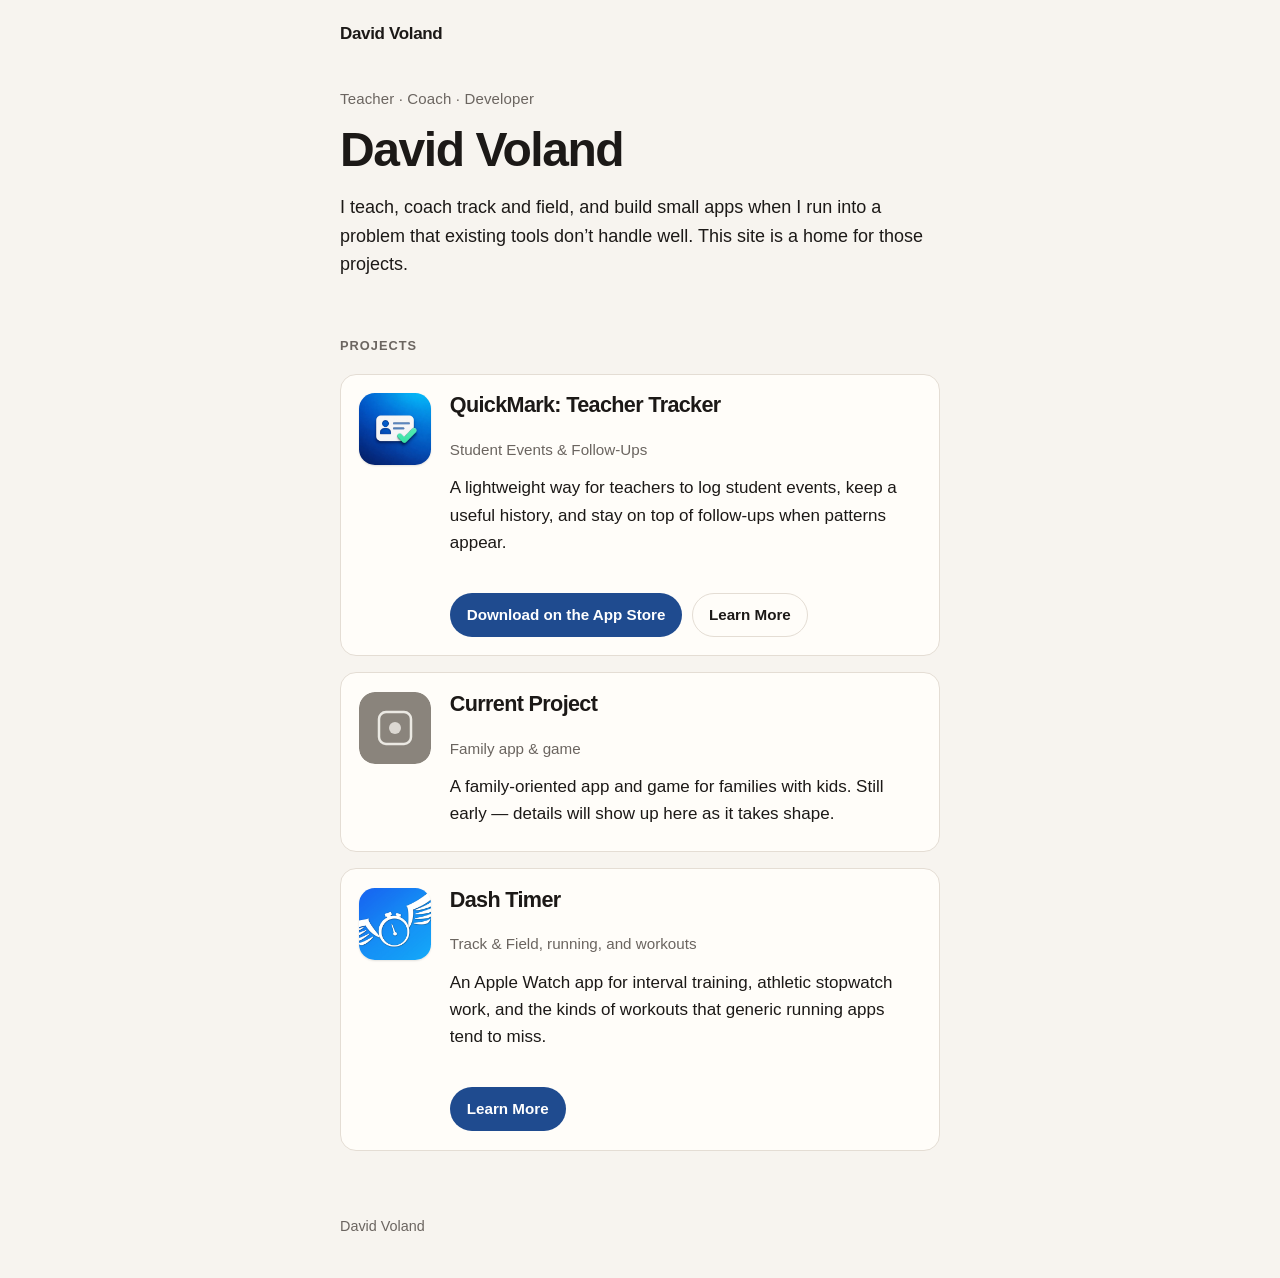
<file: index.html>
<!DOCTYPE html>
<html lang="en">
<head>
  <meta charset="utf-8">
  <meta name="viewport" content="width=device-width, initial-scale=1">
  <title>David Voland — Teacher, Coach &amp; Developer</title>
  <meta name="description" content="David Voland is a teacher, track and field coach, and independent developer. This is a home for simple apps inspired by teaching, coaching, fitness, and everyday life.">
  <link rel="canonical" href="https://davidvoland.com/">
  <meta property="og:type" content="website">
  <meta property="og:site_name" content="David Voland">
  <meta property="og:title" content="David Voland — Teacher, Coach &amp; Developer">
  <meta property="og:description" content="Simple tools inspired by problems and ideas from teaching, coaching, fitness, and everyday life.">
  <meta property="og:url" content="https://davidvoland.com/">
  <meta property="og:image" content="https://davidvoland.com/assets/og-default.png">
  <meta name="twitter:card" content="summary_large_image">
  <meta name="twitter:title" content="David Voland — Teacher, Coach &amp; Developer">
  <meta name="twitter:description" content="Simple tools inspired by problems and ideas from teaching, coaching, fitness, and everyday life.">
  <meta name="twitter:image" content="https://davidvoland.com/assets/og-default.png">
  <link rel="icon" href="assets/favicon.svg" type="image/svg+xml">
  <link rel="icon" href="assets/favicon-32.png" sizes="32x32" type="image/png">
  <link rel="apple-touch-icon" href="assets/apple-touch-icon.png">
  <link rel="stylesheet" href="css/styles.css">
</head>
<body>
  <a class="skip-link" href="#main">Skip to content</a>
  <header class="site-header">
    <div class="wrap">
      <a class="wordmark" href="./">David Voland</a>
    </div>
  </header>

  <main id="main">
    <div class="wrap">
      <section class="hero">
        <p class="kicker">Teacher · Coach · Developer</p>
        <h1>David Voland</h1>
        <p class="lede">I teach, coach track and field, and build small apps when I run into a problem that existing tools don’t handle well. This site is a home for those projects.</p>
      </section>

      <section aria-labelledby="projects-heading">
        <h2 class="section-title" id="projects-heading">Projects</h2>
        <div class="projects">
          <article class="card">
            <img class="app-icon" src="assets/quickmark-icon.png" width="72" height="72" alt="QuickMark app icon">
            <h2>QuickMark: Teacher Tracker</h2>
            <p class="card-kicker">Student Events &amp; Follow-Ups</p>
            <p class="card-copy">A lightweight way for teachers to log student events, keep a useful history, and stay on top of follow-ups when patterns appear.</p>
            <p class="card-actions">
              <a class="button" href="https://apps.apple.com/us/app/quickmark-teacher-tracker/id6805566572" rel="noopener noreferrer">Download on the App Store</a>
              <a class="button button-secondary" href="quickmark/">Learn More</a>
            </p>
          </article>

          <article class="card">
            <img class="app-icon" src="assets/app-placeholder.svg" width="72" height="72" alt="">
            <h2>Current Project</h2>
            <p class="card-kicker">Family app &amp; game</p>
            <p class="card-copy">A family-oriented app and game for families with kids. Still early — details will show up here as it takes shape.</p>
          </article>

          <article class="card">
            <img class="app-icon" src="assets/dashtimer-icon.png" width="72" height="72" alt="Dash Timer app icon">
            <h2>Dash Timer</h2>
            <p class="card-kicker">Track &amp; Field, running, and workouts</p>
            <p class="card-copy">An Apple Watch app for interval training, athletic stopwatch work, and the kinds of workouts that generic running apps tend to miss.</p>
            <p class="card-actions">
              <a class="button" href="dashtimer/">Learn More</a>
            </p>
          </article>
        </div>
      </section>
    </div>
  </main>

  <footer class="site-footer">
    <div class="wrap">
      <nav class="footer-nav" aria-label="Footer">
        <a href="./">David Voland</a>
      </nav>
    </div>
  </footer>
</body>
</html>
</file>
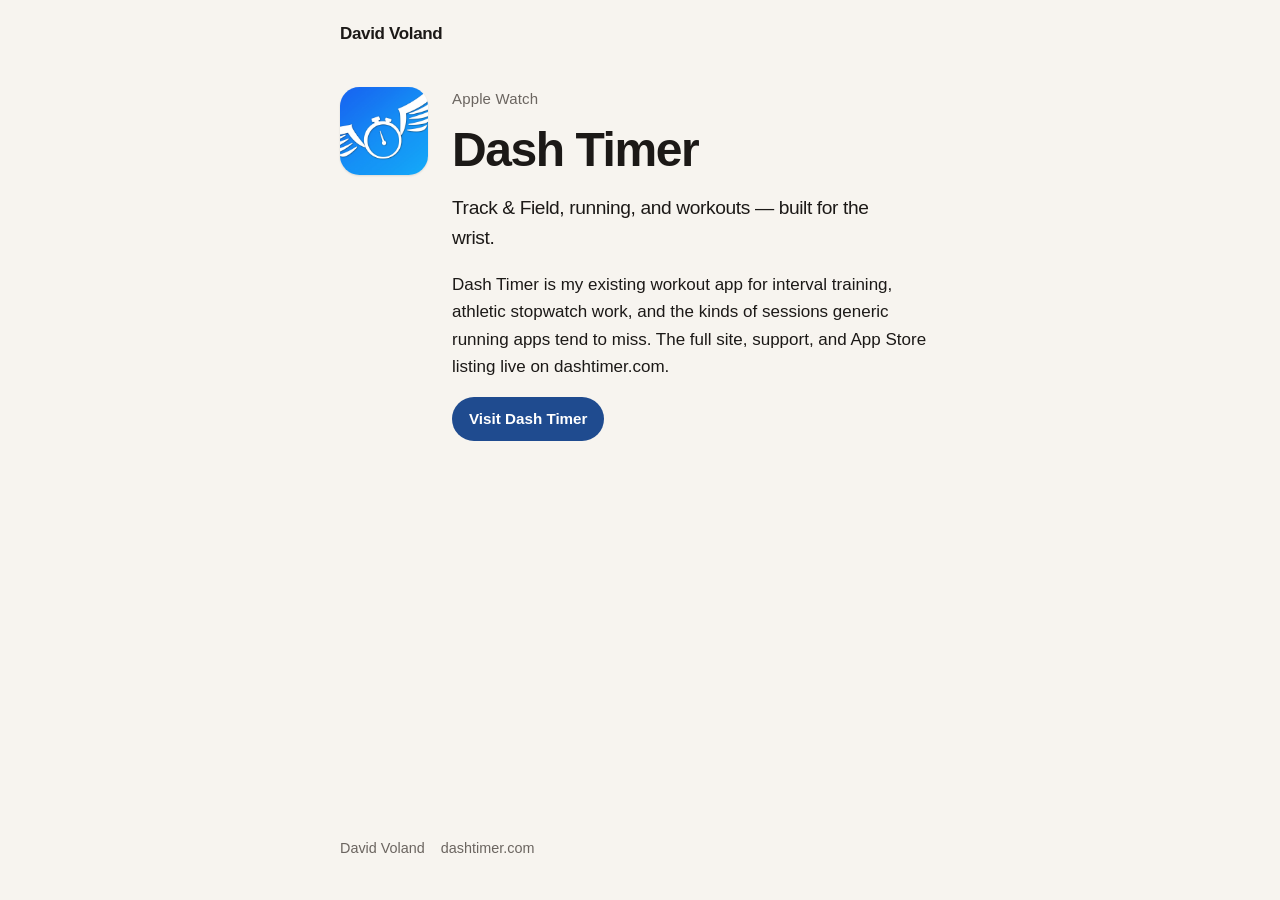
<file: dashtimer/index.html>
<!DOCTYPE html>
<html lang="en">
<head>
  <meta charset="utf-8">
  <meta name="viewport" content="width=device-width, initial-scale=1">
  <title>Dash Timer — Track &amp; Field, Running, and Workouts</title>
  <meta name="description" content="Dash Timer is a Track &amp; Field-focused Apple Watch workout app. Visit the Dash Timer site for features, support, and downloads.">
  <link rel="canonical" href="https://davidvoland.com/dashtimer/">
  <meta property="og:type" content="website">
  <meta property="og:site_name" content="David Voland">
  <meta property="og:title" content="Dash Timer — Track &amp; Field, Running, and Workouts">
  <meta property="og:description" content="A Track &amp; Field-focused Apple Watch workout app. Visit dashtimer.com for the full site.">
  <meta property="og:url" content="https://davidvoland.com/dashtimer/">
  <meta property="og:image" content="https://davidvoland.com/assets/og-dashtimer.png">
  <meta name="twitter:card" content="summary_large_image">
  <meta name="twitter:title" content="Dash Timer — Track &amp; Field, Running, and Workouts">
  <meta name="twitter:description" content="A Track &amp; Field-focused Apple Watch workout app. Visit dashtimer.com for the full site.">
  <meta name="twitter:image" content="https://davidvoland.com/assets/og-dashtimer.png">
  <link rel="icon" href="../assets/favicon.svg" type="image/svg+xml">
  <link rel="icon" href="../assets/favicon-32.png" sizes="32x32" type="image/png">
  <link rel="apple-touch-icon" href="../assets/apple-touch-icon.png">
  <link rel="stylesheet" href="../css/styles.css">
</head>
<body>
  <a class="skip-link" href="#main">Skip to content</a>
  <header class="site-header">
    <div class="wrap">
      <a class="wordmark" href="../">David Voland</a>
    </div>
  </header>

  <main id="main">
    <div class="wrap">
      <section class="product-hero">
        <img class="app-icon" src="../assets/dashtimer-icon.png" width="88" height="88" alt="Dash Timer app icon">
        <div class="product-hero-text">
          <p class="kicker">Apple Watch</p>
          <h1>Dash Timer</h1>
          <p class="tagline">Track &amp; Field, running, and workouts — built for the wrist.</p>
          <p>Dash Timer is my existing workout app for interval training, athletic stopwatch work, and the kinds of sessions generic running apps tend to miss. The full site, support, and App Store listing live on dashtimer.com.</p>
          <p>
            <a class="button" href="https://www.dashtimer.com" rel="noopener noreferrer">Visit Dash Timer<span class="sr-only"> (opens dashtimer.com)</span></a>
          </p>
        </div>
      </section>
    </div>
  </main>

  <footer class="site-footer">
    <div class="wrap">
      <nav class="footer-nav" aria-label="Footer">
        <a href="../">David Voland</a>
        <a href="https://www.dashtimer.com" rel="noopener noreferrer">dashtimer.com</a>
      </nav>
    </div>
  </footer>
</body>
</html>
</file>
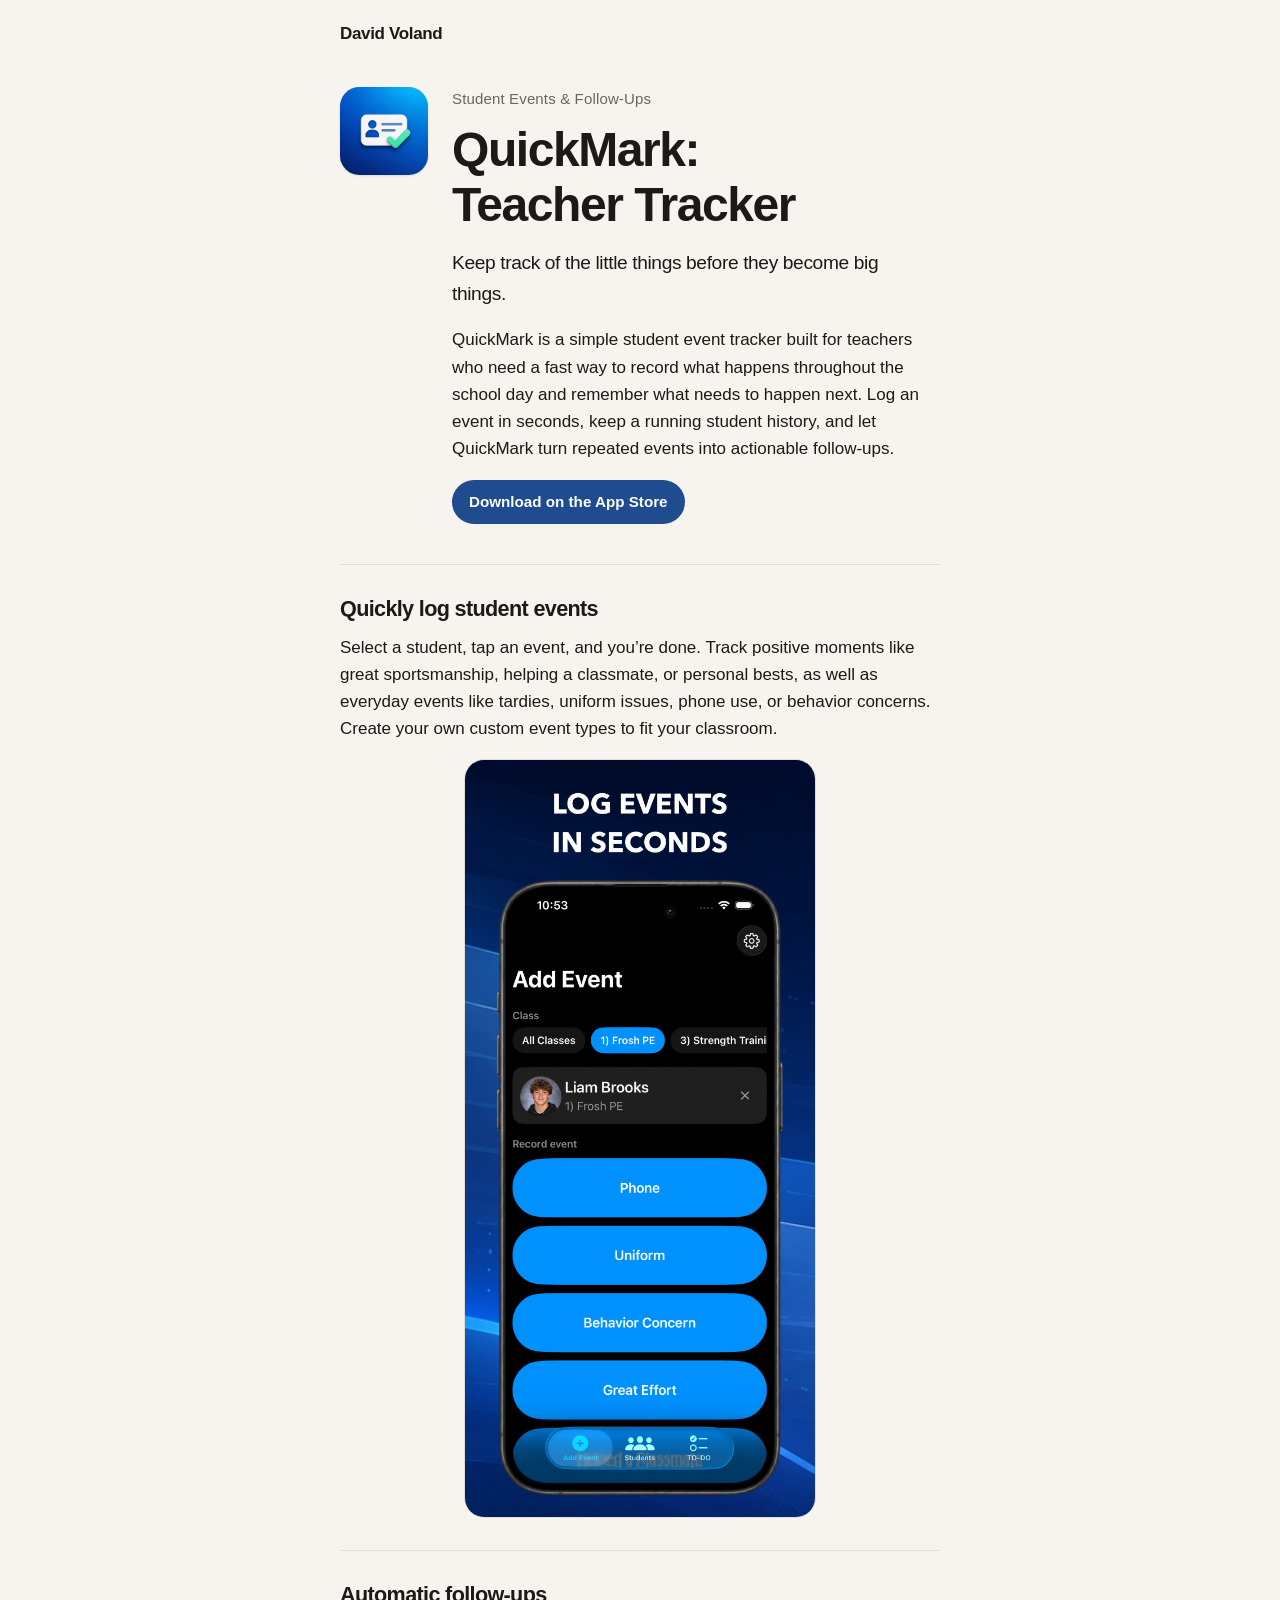
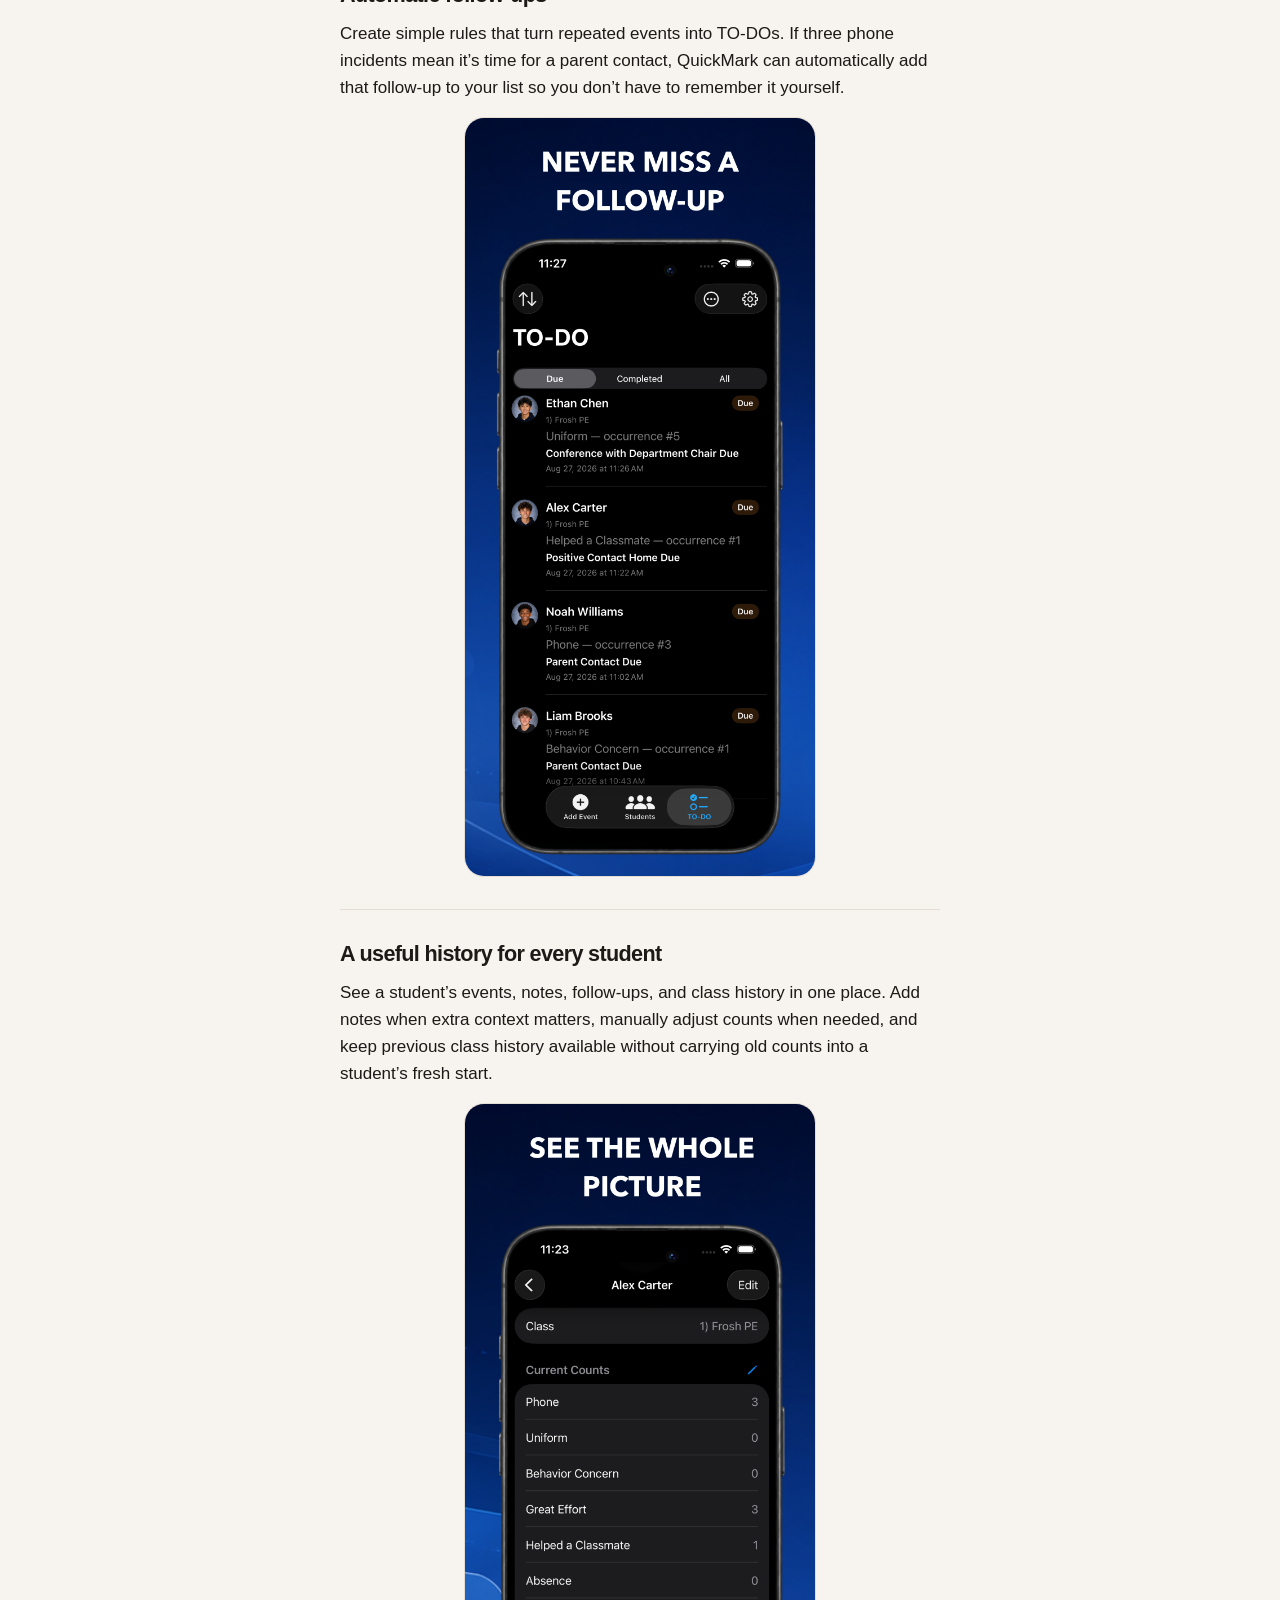
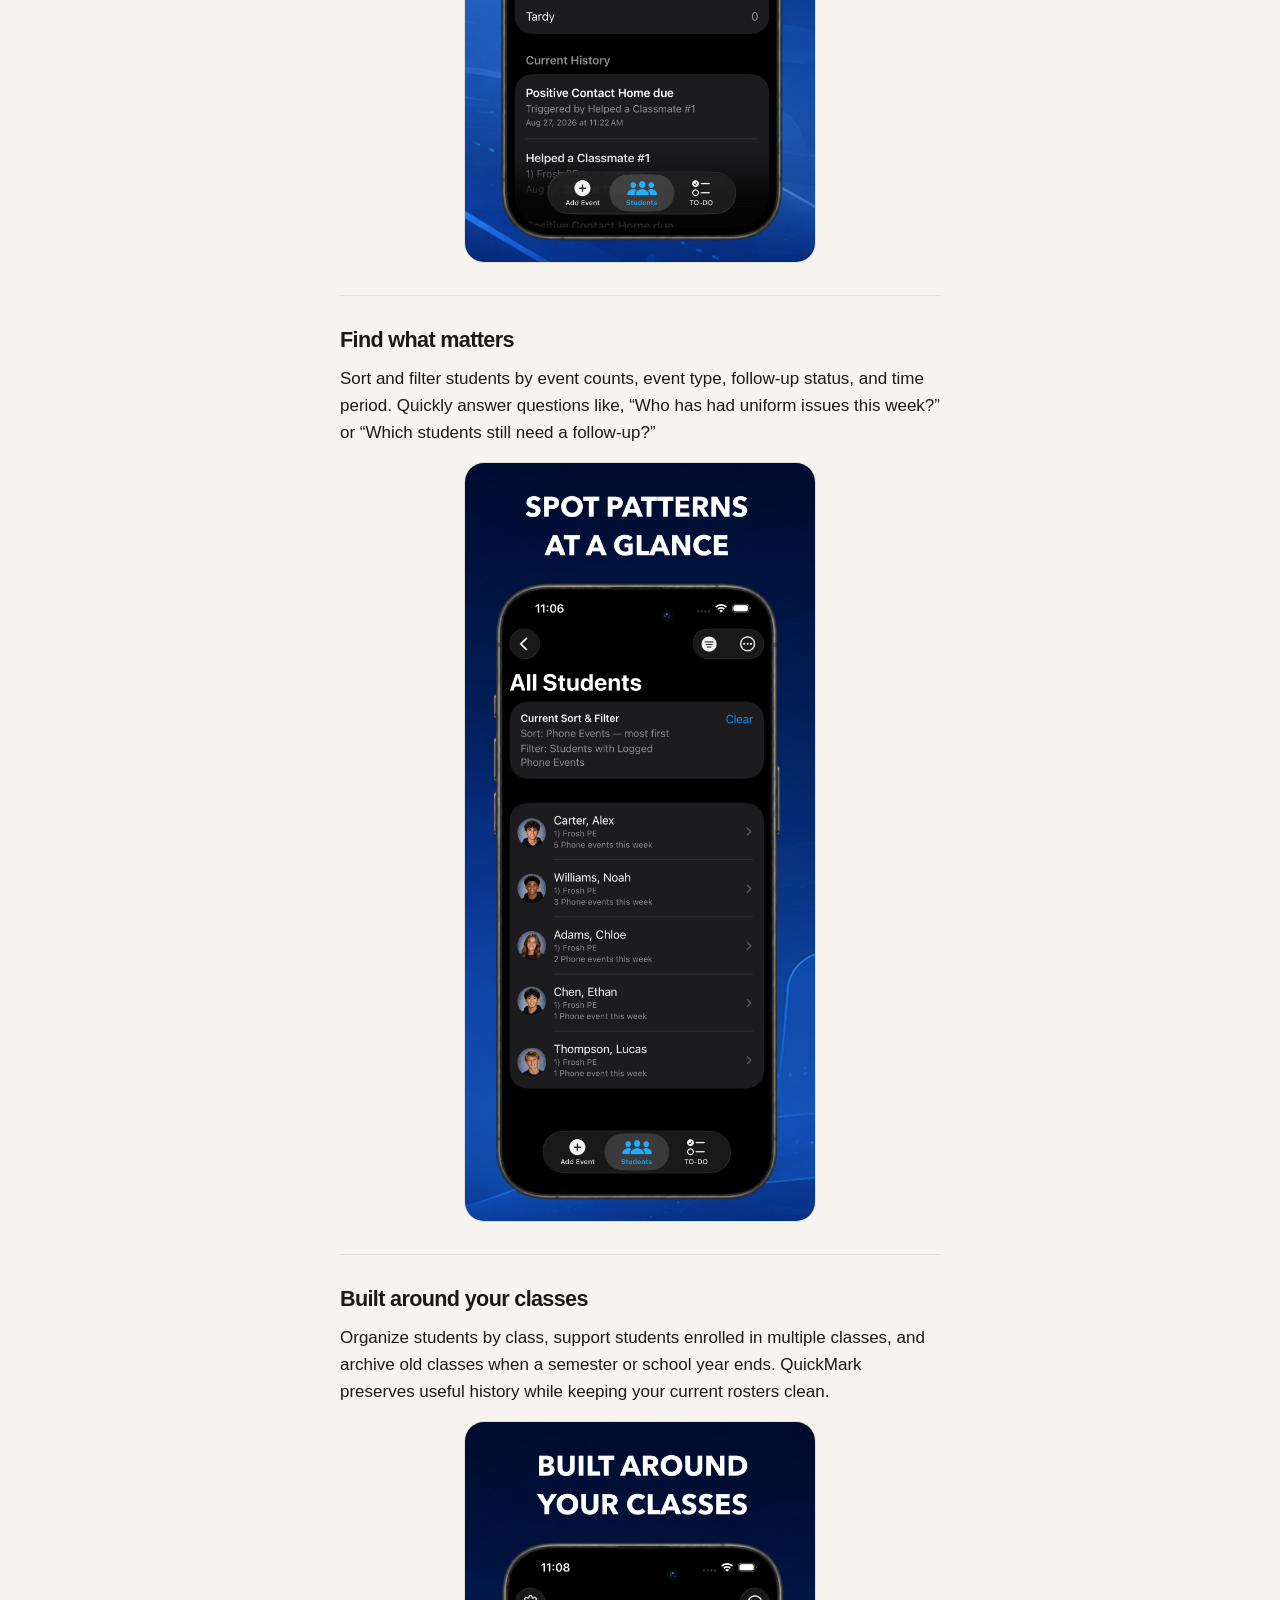
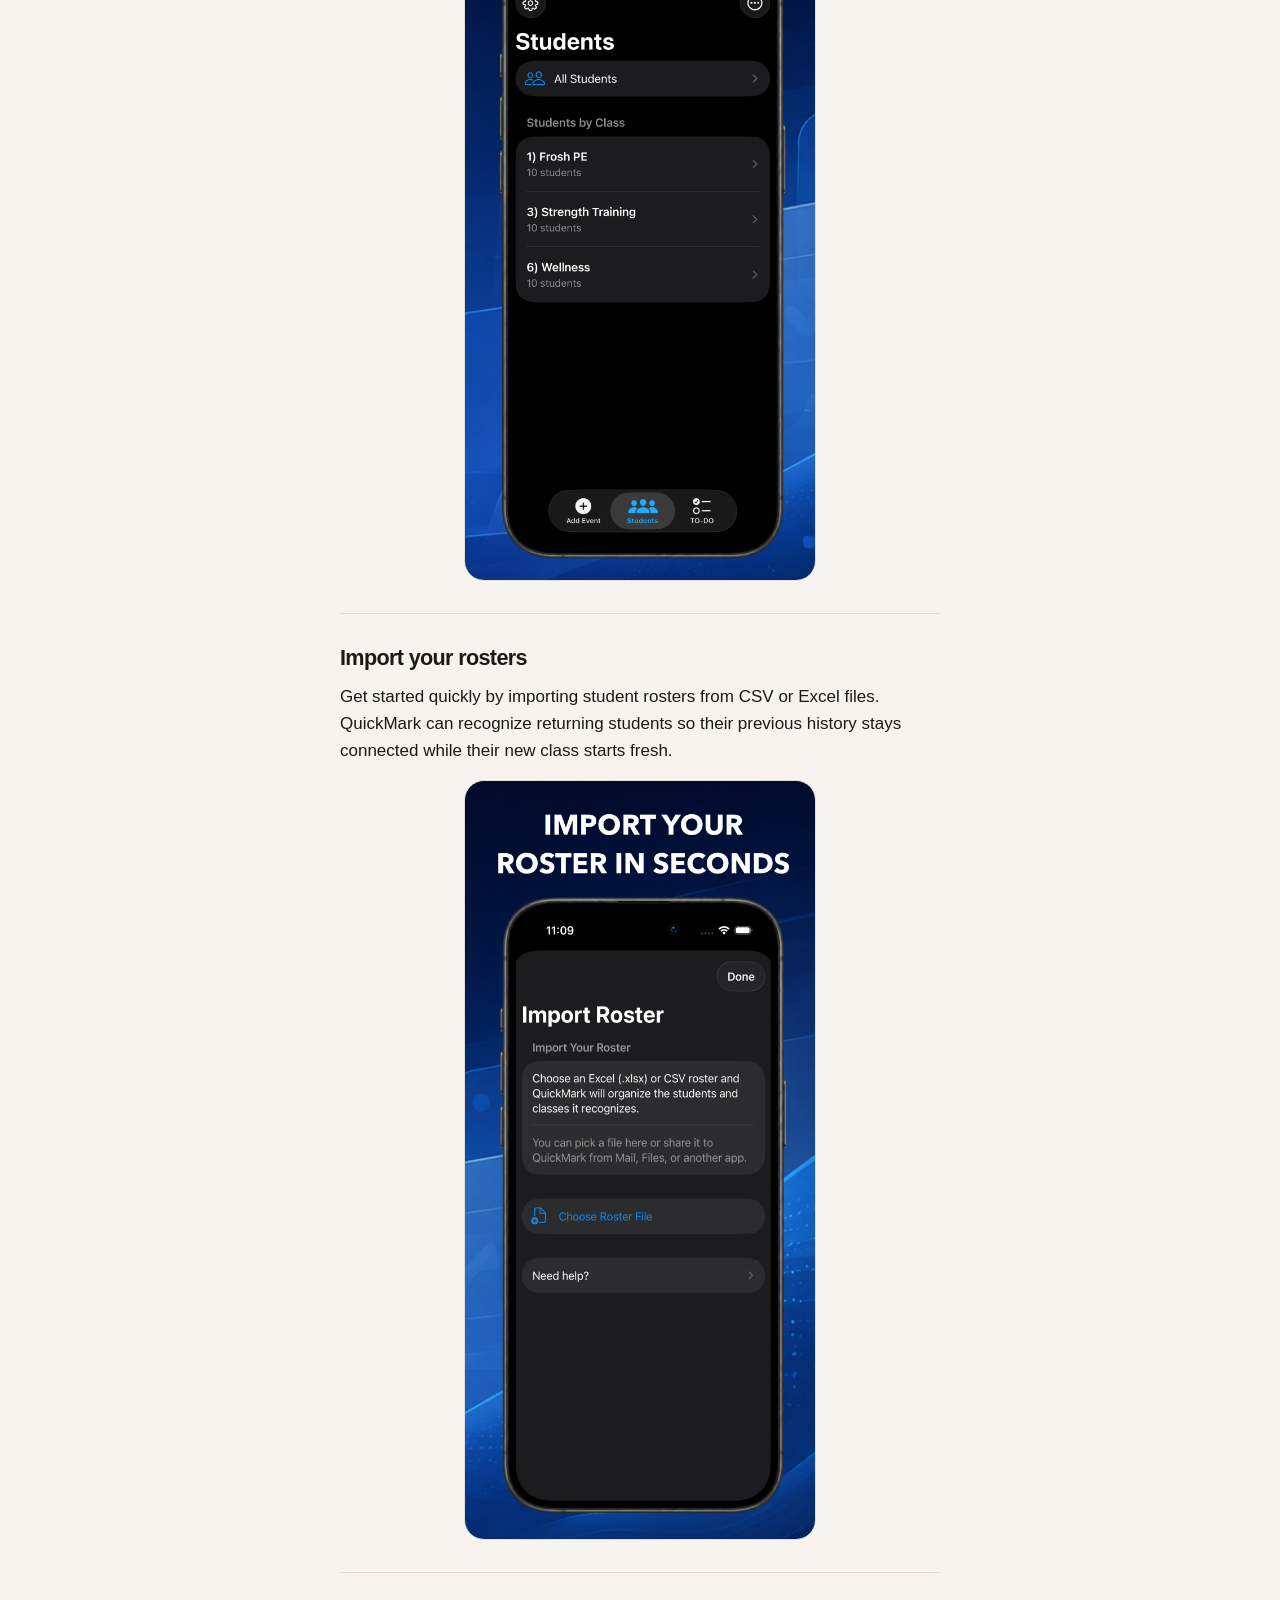
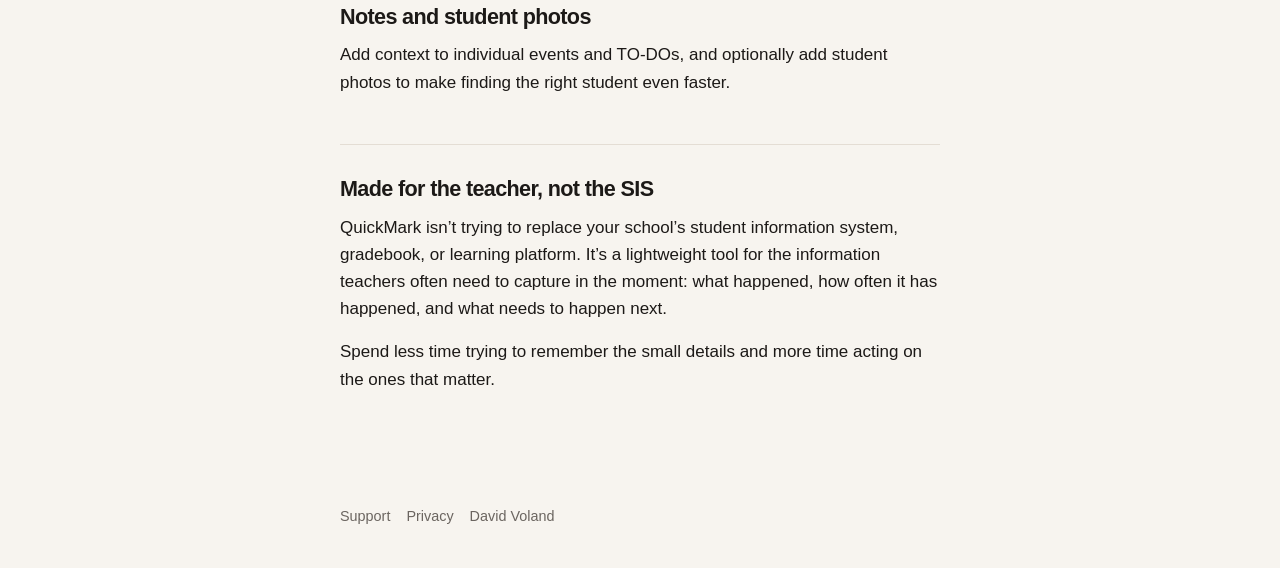
<file: quickmark/index.html>
<!DOCTYPE html>
<html lang="en">
<head>
  <meta charset="utf-8">
  <meta name="viewport" content="width=device-width, initial-scale=1">
  <title>QuickMark: Teacher Tracker — Student Events &amp; Follow-Ups</title>
  <meta name="description" content="QuickMark helps teachers quickly log student events, notice patterns, and stay on top of important follow-ups. Keep track of the little things before they become big things.">
  <link rel="canonical" href="https://davidvoland.com/quickmark/">
  <meta property="og:type" content="website">
  <meta property="og:site_name" content="David Voland">
  <meta property="og:title" content="QuickMark: Teacher Tracker — Student Events &amp; Follow-Ups">
  <meta property="og:description" content="A lightweight teacher utility for recording what happens during the day and remembering what needs to happen next.">
  <meta property="og:url" content="https://davidvoland.com/quickmark/">
  <meta property="og:image" content="https://davidvoland.com/assets/og-quickmark.png">
  <meta name="twitter:card" content="summary_large_image">
  <meta name="twitter:title" content="QuickMark: Teacher Tracker — Student Events &amp; Follow-Ups">
  <meta name="twitter:description" content="A lightweight teacher utility for recording what happens during the day and remembering what needs to happen next.">
  <meta name="twitter:image" content="https://davidvoland.com/assets/og-quickmark.png">
  <link rel="icon" href="../assets/favicon.svg" type="image/svg+xml">
  <link rel="icon" href="../assets/favicon-32.png" sizes="32x32" type="image/png">
  <link rel="apple-touch-icon" href="../assets/apple-touch-icon.png">
  <link rel="stylesheet" href="../css/styles.css">
</head>
<body>
  <a class="skip-link" href="#main">Skip to content</a>
  <header class="site-header">
    <div class="wrap">
      <a class="wordmark" href="../">David Voland</a>
    </div>
  </header>

  <main id="main">
    <div class="wrap">
      <section class="product-hero">
        <img class="app-icon" src="../assets/quickmark-icon.png" width="88" height="88" alt="QuickMark app icon">
        <div class="product-hero-text">
          <p class="kicker">Student Events &amp; Follow-Ups</p>
          <h1>QuickMark: Teacher Tracker</h1>
          <p class="tagline">Keep track of the little things before they become big things.</p>
          <p>QuickMark is a simple student event tracker built for teachers who need a fast way to record what happens throughout the school day and remember what needs to happen next. Log an event in seconds, keep a running student history, and let QuickMark turn repeated events into actionable follow-ups.</p>
          <p class="product-actions">
            <a class="button" href="https://apps.apple.com/us/app/quickmark-teacher-tracker/id6805566572" rel="noopener noreferrer">Download on the App Store</a>
          </p>
        </div>
      </section>

      <section class="feature-shot">
        <h2>Quickly log student events</h2>
        <p>Select a student, tap an event, and you’re done. Track positive moments like great sportsmanship, helping a classmate, or personal bests, as well as everyday events like tardies, uniform issues, phone use, or behavior concerns. Create your own custom event types to fit your classroom.</p>
        <img src="assets/log-events.png" width="390" height="844" alt="QuickMark Add Event screen with one-tap buttons for Phone, Uniform, Behavior Concern, and Great Effort">
      </section>

      <section class="feature-shot">
        <h2>Automatic follow-ups</h2>
        <p>Create simple rules that turn repeated events into TO-DOs. If three phone incidents mean it’s time for a parent contact, QuickMark can automatically add that follow-up to your list so you don’t have to remember it yourself.</p>
        <img src="assets/follow-up.png" width="390" height="844" alt="QuickMark TO-DO list with due follow-ups such as parent contact and positive contact home">
      </section>

      <section class="feature-shot">
        <h2>A useful history for every student</h2>
        <p>See a student’s events, notes, follow-ups, and class history in one place. Add notes when extra context matters, manually adjust counts when needed, and keep previous class history available without carrying old counts into a student’s fresh start.</p>
        <img src="assets/whole-picture.png" width="390" height="844" alt="Student profile in QuickMark showing event counts and a running history">
      </section>

      <section class="feature-shot">
        <h2>Find what matters</h2>
        <p>Sort and filter students by event counts, event type, follow-up status, and time period. Quickly answer questions like, “Who has had uniform issues this week?” or “Which students still need a follow-up?”</p>
        <img src="assets/spot-patterns.png" width="390" height="844" alt="All Students list in QuickMark sorted by phone events this week">
      </section>

      <section class="feature-shot">
        <h2>Built around your classes</h2>
        <p>Organize students by class, support students enrolled in multiple classes, and archive old classes when a semester or school year ends. QuickMark preserves useful history while keeping your current rosters clean.</p>
        <img src="assets/classes.png" width="390" height="844" alt="QuickMark Students screen organized by class">
      </section>

      <section class="feature-shot">
        <h2>Import your rosters</h2>
        <p>Get started quickly by importing student rosters from CSV or Excel files. QuickMark can recognize returning students so their previous history stays connected while their new class starts fresh.</p>
        <img src="assets/import-roster.png" width="390" height="844" alt="QuickMark Import Roster screen for choosing a CSV or Excel file">
      </section>

      <section class="feature-shot">
        <h2>Notes and student photos</h2>
        <p>Add context to individual events and TO-DOs, and optionally add student photos to make finding the right student even faster.</p>
      </section>

      <section class="feature-shot">
        <h2>Made for the teacher, not the SIS</h2>
        <p>QuickMark isn’t trying to replace your school’s student information system, gradebook, or learning platform. It’s a lightweight tool for the information teachers often need to capture in the moment: what happened, how often it has happened, and what needs to happen next.</p>
        <p>Spend less time trying to remember the small details and more time acting on the ones that matter.</p>
      </section>
    </div>
  </main>

  <footer class="site-footer">
    <div class="wrap">
      <nav class="footer-nav" aria-label="Footer">
        <a href="support">Support</a>
        <a href="privacy">Privacy</a>
        <a href="../">David Voland</a>
      </nav>
    </div>
  </footer>
</body>
</html>
</file>
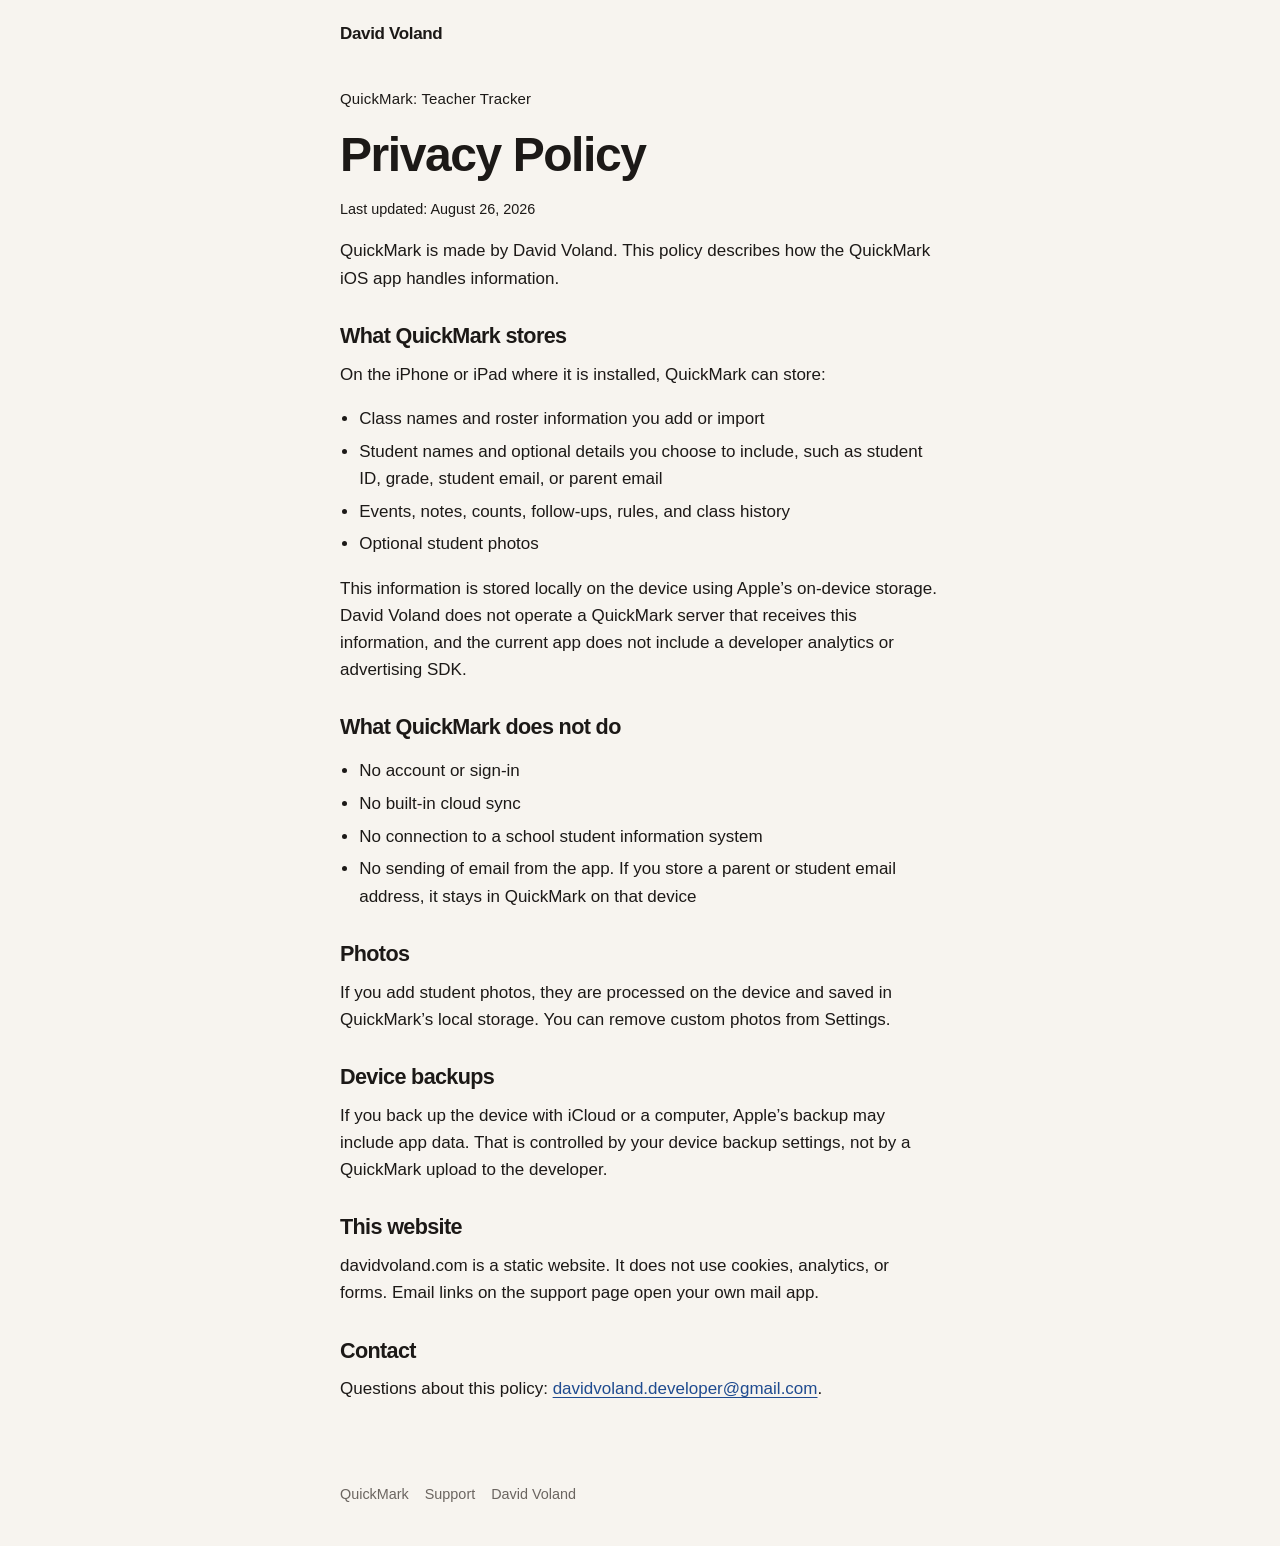
<file: quickmark/privacy.html>
<!DOCTYPE html>
<html lang="en">
<head>
  <meta charset="utf-8">
  <meta name="viewport" content="width=device-width, initial-scale=1">
  <title>QuickMark Privacy Policy — Teacher Tracker</title>
  <meta name="description" content="Privacy policy for QuickMark: Teacher Tracker. QuickMark stores information on your device and does not transmit student data to a QuickMark server.">
  <link rel="canonical" href="https://davidvoland.com/quickmark/privacy">
  <meta property="og:type" content="website">
  <meta property="og:site_name" content="David Voland">
  <meta property="og:title" content="QuickMark Privacy Policy — Teacher Tracker">
  <meta property="og:description" content="Privacy policy for QuickMark: Teacher Tracker.">
  <meta property="og:url" content="https://davidvoland.com/quickmark/privacy">
  <meta property="og:image" content="https://davidvoland.com/assets/og-quickmark.png">
  <meta name="twitter:card" content="summary_large_image">
  <meta name="twitter:title" content="QuickMark Privacy Policy — Teacher Tracker">
  <meta name="twitter:description" content="Privacy policy for QuickMark: Teacher Tracker.">
  <meta name="twitter:image" content="https://davidvoland.com/assets/og-quickmark.png">
  <link rel="icon" href="../assets/favicon.svg" type="image/svg+xml">
  <link rel="icon" href="../assets/favicon-32.png" sizes="32x32" type="image/png">
  <link rel="apple-touch-icon" href="../assets/apple-touch-icon.png">
  <link rel="stylesheet" href="../css/styles.css">
</head>
<body>
  <a class="skip-link" href="#main">Skip to content</a>
  <header class="site-header">
    <div class="wrap">
      <a class="wordmark" href="../">David Voland</a>
    </div>
  </header>

  <main id="main">
    <div class="wrap prose">
      <p class="kicker">QuickMark: Teacher Tracker</p>
      <h1>Privacy Policy</h1>
      <p class="updated">Last updated: August 26, 2026</p>

      <p>QuickMark is made by David Voland. This policy describes how the QuickMark iOS app handles information.</p>

      <h2>What QuickMark stores</h2>
      <p>On the iPhone or iPad where it is installed, QuickMark can store:</p>
      <ul>
        <li>Class names and roster information you add or import</li>
        <li>Student names and optional details you choose to include, such as student ID, grade, student email, or parent email</li>
        <li>Events, notes, counts, follow-ups, rules, and class history</li>
        <li>Optional student photos</li>
      </ul>
      <p>This information is stored locally on the device using Apple’s on-device storage. David Voland does not operate a QuickMark server that receives this information, and the current app does not include a developer analytics or advertising SDK.</p>

      <h2>What QuickMark does not do</h2>
      <ul>
        <li>No account or sign-in</li>
        <li>No built-in cloud sync</li>
        <li>No connection to a school student information system</li>
        <li>No sending of email from the app. If you store a parent or student email address, it stays in QuickMark on that device</li>
      </ul>

      <h2>Photos</h2>
      <p>If you add student photos, they are processed on the device and saved in QuickMark’s local storage. You can remove custom photos from Settings.</p>

      <h2>Device backups</h2>
      <p>If you back up the device with iCloud or a computer, Apple’s backup may include app data. That is controlled by your device backup settings, not by a QuickMark upload to the developer.</p>

      <h2>This website</h2>
      <p>davidvoland.com is a static website. It does not use cookies, analytics, or forms. Email links on the support page open your own mail app.</p>

      <h2>Contact</h2>
      <p>Questions about this policy: <a href="mailto:davidvoland.developer@gmail.com?subject=QuickMark%20privacy">davidvoland.developer@gmail.com</a>.</p>
    </div>
  </main>

  <footer class="site-footer">
    <div class="wrap">
      <nav class="footer-nav" aria-label="Footer">
        <a href="./">QuickMark</a>
        <a href="support">Support</a>
        <a href="../">David Voland</a>
      </nav>
    </div>
  </footer>
</body>
</html>
</file>
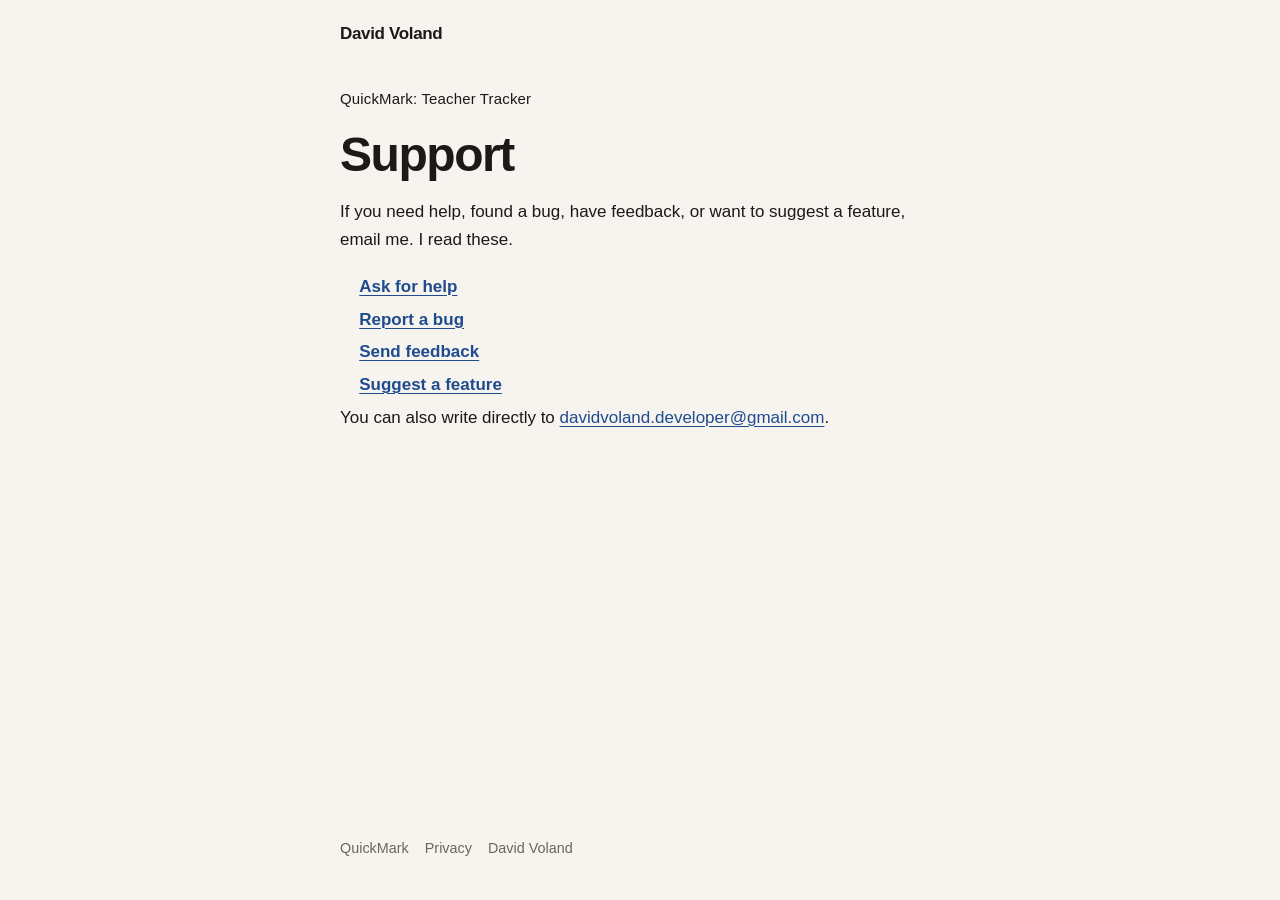
<file: quickmark/support.html>
<!DOCTYPE html>
<html lang="en">
<head>
  <meta charset="utf-8">
  <meta name="viewport" content="width=device-width, initial-scale=1">
  <title>QuickMark Support — Teacher Tracker</title>
  <meta name="description" content="Get help with QuickMark: Teacher Tracker. Ask a question, report a bug, or share feedback.">
  <link rel="canonical" href="https://davidvoland.com/quickmark/support">
  <meta property="og:type" content="website">
  <meta property="og:site_name" content="David Voland">
  <meta property="og:title" content="QuickMark Support — Teacher Tracker">
  <meta property="og:description" content="Get help with QuickMark: Teacher Tracker. Ask a question, report a bug, or share feedback.">
  <meta property="og:url" content="https://davidvoland.com/quickmark/support">
  <meta property="og:image" content="https://davidvoland.com/assets/og-quickmark.png">
  <meta name="twitter:card" content="summary_large_image">
  <meta name="twitter:title" content="QuickMark Support — Teacher Tracker">
  <meta name="twitter:description" content="Get help with QuickMark: Teacher Tracker. Ask a question, report a bug, or share feedback.">
  <meta name="twitter:image" content="https://davidvoland.com/assets/og-quickmark.png">
  <link rel="icon" href="../assets/favicon.svg" type="image/svg+xml">
  <link rel="icon" href="../assets/favicon-32.png" sizes="32x32" type="image/png">
  <link rel="apple-touch-icon" href="../assets/apple-touch-icon.png">
  <link rel="stylesheet" href="../css/styles.css">
</head>
<body>
  <a class="skip-link" href="#main">Skip to content</a>
  <header class="site-header">
    <div class="wrap">
      <a class="wordmark" href="../">David Voland</a>
    </div>
  </header>

  <main id="main">
    <div class="wrap prose">
      <p class="kicker">QuickMark: Teacher Tracker</p>
      <h1>Support</h1>
      <p>If you need help, found a bug, have feedback, or want to suggest a feature, email me. I read these.</p>

      <ul class="contact-list">
        <li>
          <a href="mailto:davidvoland.developer@gmail.com?subject=QuickMark%20support">Ask for help</a>
        </li>
        <li>
          <a href="mailto:davidvoland.developer@gmail.com?subject=QuickMark%20bug">Report a bug</a>
        </li>
        <li>
          <a href="mailto:davidvoland.developer@gmail.com?subject=QuickMark%20feedback">Send feedback</a>
        </li>
        <li>
          <a href="mailto:davidvoland.developer@gmail.com?subject=QuickMark%20feature%20idea">Suggest a feature</a>
        </li>
      </ul>

      <p>You can also write directly to <a href="mailto:davidvoland.developer@gmail.com">davidvoland.developer@gmail.com</a>.</p>
    </div>
  </main>

  <footer class="site-footer">
    <div class="wrap">
      <nav class="footer-nav" aria-label="Footer">
        <a href="./">QuickMark</a>
        <a href="privacy">Privacy</a>
        <a href="../">David Voland</a>
      </nav>
    </div>
  </footer>
</body>
</html>
</file>
<file: css/styles.css>
:root {
  --bg: #f7f4ef;
  --bg-elevated: #fffdf9;
  --ink: #1c1917;
  --muted: #6b6560;
  --line: #e4ddd4;
  --accent: #1f4b8f;
  --accent-hover: #163a70;
  --focus: #1f4b8f;
  --coming-soon-bg: #efeae3;
  --button-fg: #fff;
  --button-secondary-fg: var(--ink);
  --radius: 1rem;
  --wrap: 40rem;
  --wrap-wide: 48rem;
  --space: 1.25rem;
  --font: -apple-system, BlinkMacSystemFont, "Segoe UI", Helvetica, Arial, sans-serif;
}

@media (prefers-color-scheme: dark) {
  :root {
    --bg: #161412;
    --bg-elevated: #1e1b18;
    --ink: #f3eee8;
    --muted: #b3aaa2;
    --line: #322d28;
    --accent: #8bb4e8;
    --accent-hover: #b7d0f2;
    --focus: #8bb4e8;
    --coming-soon-bg: #241f1b;
    /* Primary fills are light in dark mode; use dark label text for contrast. */
    --button-fg: #161412;
  }
}

*,
*::before,
*::after {
  box-sizing: border-box;
}

html {
  color-scheme: light dark;
  scroll-behavior: smooth;
  overflow-x: hidden;
}

@media (prefers-reduced-motion: reduce) {
  html {
    scroll-behavior: auto;
  }
}

body {
  margin: 0;
  min-height: 100vh;
  display: flex;
  flex-direction: column;
  font-family: var(--font);
  font-size: 1.0625rem;
  line-height: 1.6;
  color: var(--ink);
  background: var(--bg);
  -webkit-font-smoothing: antialiased;
  text-rendering: optimizeLegibility;
}

body > * {
  min-width: 0;
}

img {
  max-width: 100%;
  height: auto;
}

a {
  color: var(--accent);
  text-decoration-thickness: 1px;
  text-underline-offset: 0.18em;
}

a:hover {
  color: var(--accent-hover);
}

:focus-visible {
  outline: 2px solid var(--focus);
  outline-offset: 3px;
}

.skip-link {
  position: absolute;
  left: 0.75rem;
  top: -3rem;
  z-index: 10;
  padding: 0.5rem 0.75rem;
  background: var(--bg-elevated);
  color: var(--ink);
  border-radius: 0.5rem;
}

.skip-link:focus {
  top: 0.75rem;
}

.wrap,
.wrap-wide {
  max-width: var(--wrap);
  margin-inline: auto;
  padding-inline: 1.25rem;
}

.wrap-wide {
  max-width: var(--wrap-wide);
}

.site-header {
  padding: 1.25rem 0 0;
}

.wordmark {
  color: var(--ink);
  text-decoration: none;
  font-weight: 600;
  letter-spacing: -0.02em;
}

.wordmark:hover {
  color: var(--accent);
}

main {
  flex: 1;
  min-width: 0;
  padding: 2.5rem 0 4rem;
}

.hero {
  padding-bottom: 2.75rem;
  max-width: 100%;
}

.kicker {
  margin: 0 0 0.65rem;
  color: var(--muted);
  font-size: 0.9375rem;
  letter-spacing: 0.01em;
}

h1,
h2,
h3 {
  letter-spacing: -0.03em;
  line-height: 1.15;
  font-weight: 600;
  overflow-wrap: break-word;
}

h1 {
  margin: 0 0 1rem;
  font-size: clamp(1.85rem, 7.5vw, 3rem);
  text-wrap: balance;
  overflow-wrap: break-word;
}

h2 {
  margin: 0 0 0.75rem;
  font-size: 1.35rem;
}

h3 {
  margin: 0 0 0.35rem;
  font-size: 1.125rem;
}

.lede,
.prose p {
  margin: 0 0 1rem;
  color: var(--ink);
}

.lede,
.prose p,
.feature p,
.card-copy {
  overflow-wrap: break-word;
}

.lede {
  max-width: 36em;
  font-size: 1.125rem;
}

.section-title {
  margin: 0 0 1.25rem;
  font-size: 0.8rem;
  font-weight: 600;
  letter-spacing: 0.08em;
  text-transform: uppercase;
  color: var(--muted);
}

.projects {
  display: grid;
  gap: 1rem;
  min-width: 0;
}

.card {
  display: flex;
  flex-direction: column;
  gap: 0.55rem;
  padding: 1.15rem;
  background: var(--bg-elevated);
  border: 1px solid var(--line);
  border-radius: var(--radius);
  min-width: 0;
  max-width: 100%;
}

@media (min-width: 640px) {
  .card {
    display: grid;
    grid-template-columns: auto 1fr;
    column-gap: 1.15rem;
    row-gap: 0.35rem;
    align-items: start;
  }

  .card .app-icon {
    grid-column: 1;
    grid-row: 1 / span 4;
  }
}

.app-icon {
  width: 4.5rem;
  height: 4.5rem;
  border-radius: 22%;
  box-shadow: 0 1px 2px rgb(28 25 23 / 12%);
}

.card-kicker {
  margin: 0.15rem 0 0.4rem;
  color: var(--muted);
  font-size: 0.95rem;
}

.card-copy {
  margin: 0 0 0.9rem;
  color: var(--ink);
}

.card-copy:last-child,
.card-actions:last-child {
  margin-bottom: 0;
}

.button {
  display: inline-flex;
  align-items: center;
  justify-content: center;
  min-height: 2.75rem;
  padding: 0.55rem 1rem;
  border-radius: 999px;
  border: 1px solid transparent;
  background: var(--accent);
  color: var(--button-fg);
  font-weight: 600;
  font-size: 0.95rem;
  text-decoration: none;
}

.button:hover {
  background: var(--accent-hover);
  color: var(--button-fg);
}

.button-secondary {
  background: transparent;
  color: var(--button-secondary-fg);
  border-color: var(--line);
}

.button-secondary:hover {
  background: var(--bg-elevated);
  color: var(--button-secondary-fg);
  border-color: var(--muted);
}

.coming-soon {
  display: inline-flex;
  align-items: center;
  min-height: 2.75rem;
  padding: 0.45rem 1rem;
  border-radius: 999px;
  background: var(--coming-soon-bg);
  color: var(--muted);
  font-weight: 600;
  font-size: 0.95rem;
}

.product-hero,
.product-hero-text {
  min-width: 0;
  max-width: 100%;
}

.product-hero {
  display: flex;
  flex-direction: column;
  gap: 1.15rem;
  padding-bottom: 2.5rem;
}

.product-hero .app-icon {
  width: 5rem;
  height: 5rem;
}

@media (min-width: 640px) {
  .product-hero {
    flex-direction: row;
    align-items: flex-start;
    gap: 1.5rem;
  }

  .product-hero .app-icon {
    width: 5.5rem;
    height: 5.5rem;
  }
}

.product-hero-text h1 {
  margin-bottom: 0.35rem;
}

.tagline {
  margin: 1rem 0;
  font-size: 1.2rem;
  font-weight: 500;
  letter-spacing: -0.02em;
  max-width: 28rem;
}

.features {
  display: grid;
  gap: 1.75rem;
  padding: 0.5rem 0 2.5rem;
}

.feature p {
  margin: 0;
  color: var(--ink);
}

.quiet {
  color: var(--muted);
  font-size: 0.98rem;
}

.screenshots {
  padding: 0.25rem 0 2.5rem;
}

.screenshot-row {
  display: grid;
  gap: 1rem;
  grid-template-columns: repeat(auto-fit, minmax(9.5rem, 1fr));
}

.screenshot-row img {
  width: 100%;
  border-radius: 1.25rem;
  border: 1px solid var(--line);
  background: var(--bg-elevated);
}

.contact-list {
  list-style: none;
  margin: 1.25rem 0 0;
  padding: 0;
}

.contact-list li {
  margin: 0 0 0.85rem;
}

.contact-list a {
  font-weight: 600;
}

.site-footer {
  padding: 0 0 2.5rem;
  color: var(--muted);
  font-size: 0.9rem;
}

.footer-nav {
  display: flex;
  flex-wrap: wrap;
  gap: 0.35rem 1rem;
  margin: 0;
}

.footer-nav a {
  color: var(--muted);
  text-decoration: none;
}

.footer-nav a:hover {
  color: var(--ink);
  text-decoration: underline;
}

.prose h2 {
  margin-top: 2rem;
}

.prose ul {
  padding-left: 1.2rem;
}

.prose li {
  margin: 0.35rem 0;
}

.updated {
  color: var(--muted);
  font-size: 0.9rem;
}

.sr-only {
  position: absolute;
  width: 1px;
  height: 1px;
  padding: 0;
  margin: -1px;
  overflow: hidden;
  clip: rect(0, 0, 0, 0);
  white-space: nowrap;
  border: 0;
}

.product-actions {
  display: flex;
  flex-wrap: wrap;
  gap: 0.6rem;
  margin: 1.1rem 0 0;
}

.feature-shot {
  padding: 2rem 0;
  border-top: 1px solid var(--line);
}

.feature-shot p {
  margin: 0 0 1rem;
}

.feature-shot img {
  display: block;
  width: min(100%, 22rem);
  margin: 0.5rem auto 0;
  border-radius: 1.25rem;
  border: 1px solid var(--line);
  background: var(--bg-elevated);
}

.card-actions {
  display: flex;
  flex-wrap: wrap;
  gap: 0.6rem;
  align-items: center;
}

.app-icon[src$=".svg"] {
  background: transparent;
  box-shadow: none;
}

.card-actions .coming-soon,
.product-actions .coming-soon {
  align-self: center;
}
</file>
